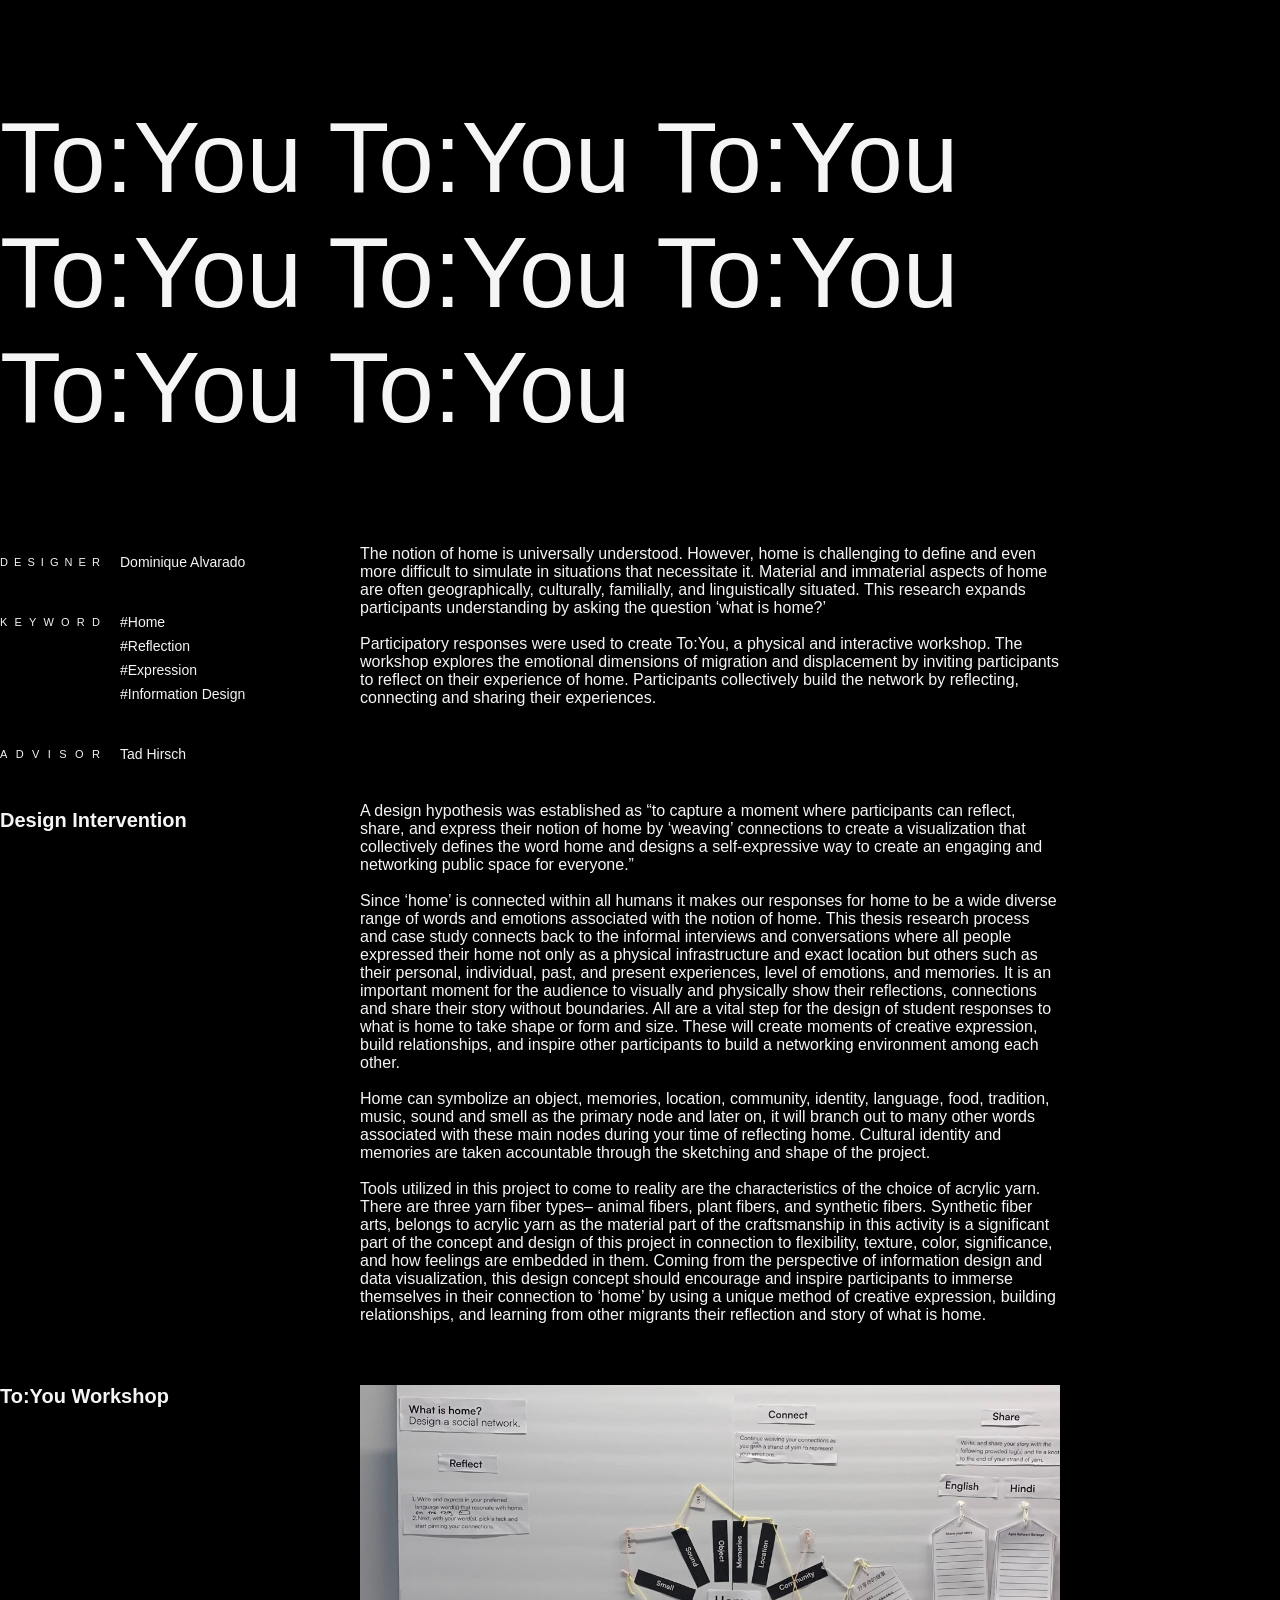
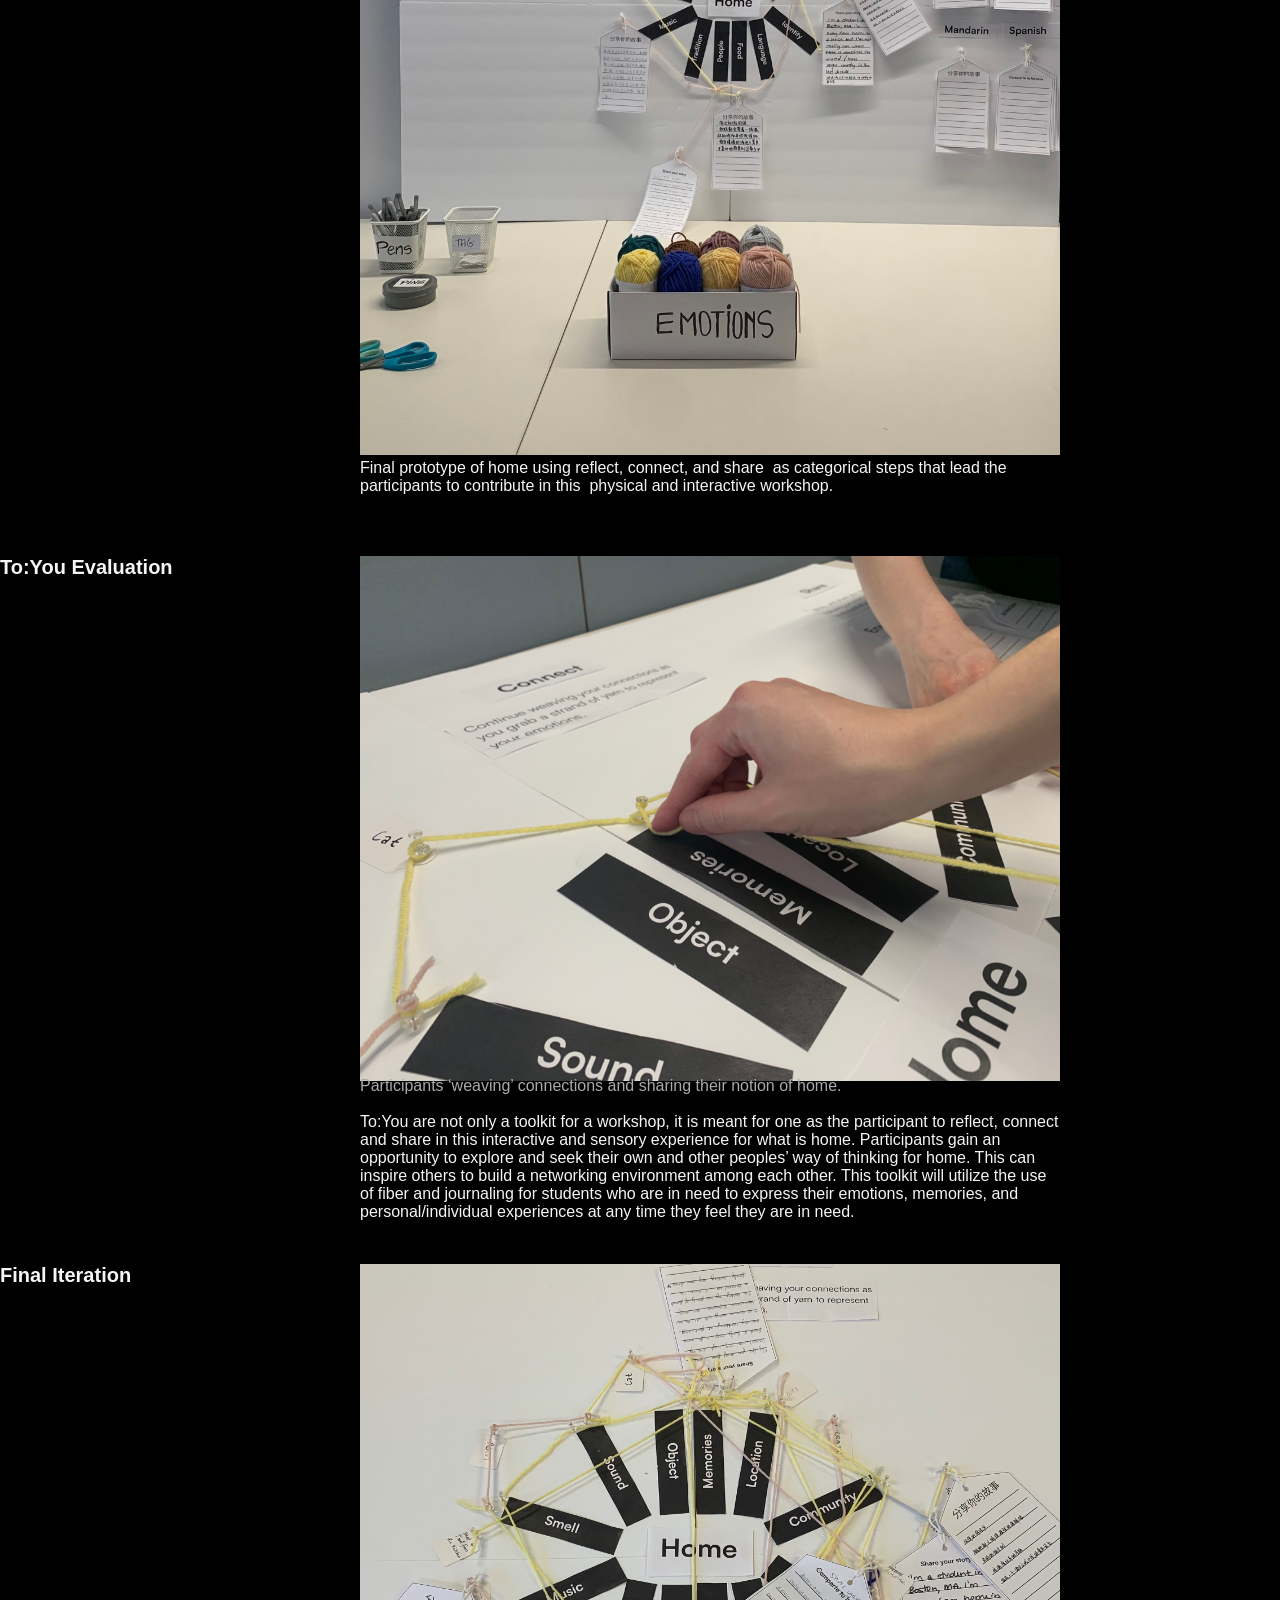
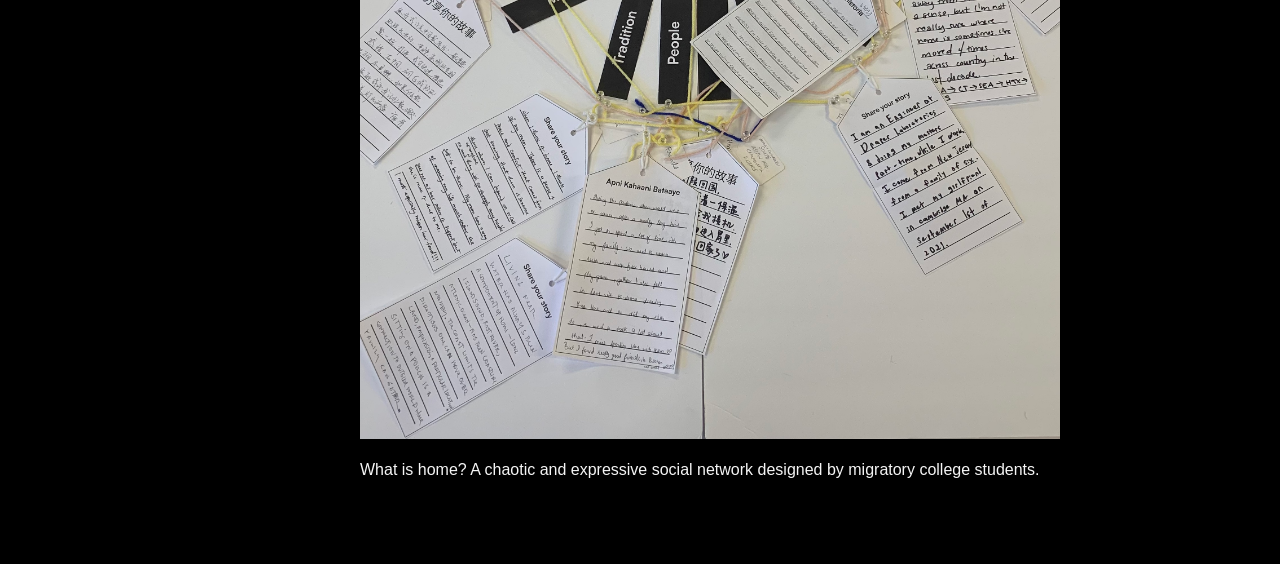
<file: Dominique/index.html>
<!DOCTYPE html>
<html lang="en">
  <head>
    <meta charset="UTF-8" />
    <meta http-equiv="X-UA-Compatible" content="IE=edge" />
    <meta name="viewport" content="width=device-width, initial-scale=1.0" />
    <title>To:You</title>
    <link href="../css/projectPage.css" rel="stylesheet" />
    <link href="../css/infoWrapper.css" rel="stylesheet" />
    <link href="domique.css" rel="stylesheet" />
    <link
      href="https://api.fontshare.com/v2/css?f[]=satoshi@1,900,700,500,301,701,300,501,401,901,400,2&display=swap"
      rel="stylesheet"
    />
    <style>
      @import url('https://fonts.cdnfonts.com/css/georgia-2?styles=33750,33752,33751,33753');
    </style>
  </head>
  <body>
    <div class="marquee">
      <span> To:You To:You To:You To:You To:You To:You To:You To:You </span>
    </div>
    <div class="container">
      <div class="left--1">
        <div class="infoWrapper">
          <div class="info-key info-key--1">DESIGNER</div>
          <div class="info info--1">
            <span>Dominique Alvarado</span>
            <!-- <span style="font-size: 14px">姜 禹汉</span> -->
          </div>
          <div class="info-key info-key--2">KEYWORD</div>
          <div class="info info--2">
            #Home<br />
            #Reflection<br />
            #Expression<br />
            #Information Design
          </div>
          <div class="info-key info-key--3">ADVISOR</div>
          <div class="info info--3">Tad Hirsch</div>
        </div>
      </div>
      <div class="mid--1">
        <p>
          The notion of home is universally understood. However, home is
          challenging to define and even more difficult to simulate in
          situations that necessitate it. Material and immaterial aspects of
          home are often geographically, culturally, familially, and
          linguistically situated. This research expands participants
          understanding by asking the question ‘what is home?’
        </p>
        <br />
        <p>
          Participatory responses were used to create To:You, a physical and
          interactive workshop. The workshop explores the emotional dimensions
          of migration and displacement by inviting participants to reflect on
          their experience of home. Participants collectively build the network
          by reflecting, connecting and sharing their experiences.
        </p>
      </div>
      <div class="right--1"></div>
      <div class="left--2 subtitle">
        <!-- <a href="#subtitle1">Why I chose this topic</a> -->
        <span>Design Intervention</span>
      </div>
      <div class="mid--2" id="subtitle1">
        <p>
          A design hypothesis was established as “to capture a moment where
          participants can reflect, share, and express their notion of home by
          ‘weaving’ connections to create a visualization that collectively
          defines the word home and designs a self-expressive way to create an
          engaging and networking public space for everyone.”
        </p>
        <br />
        <p>
          Since ‘home’ is connected within all humans it makes our responses for
          home to be a wide diverse range of words and emotions associated with
          the notion of home. This thesis research process and case study
          connects back to the informal interviews and conversations where all
          people expressed their home not only as a physical infrastructure and
          exact location but others such as their personal, individual, past,
          and present experiences, level of emotions, and memories. It is an
          important moment for the audience to visually and physically show
          their reflections, connections and share their story without
          boundaries. All are a vital step for the design of student responses
          to what is home to take shape or form and size. These will create
          moments of creative expression, build relationships, and inspire other
          participants to build a networking environment among each other.
        </p>
        <br />
        <p>
          Home can symbolize an object, memories, location, community, identity,
          language, food, tradition, music, sound and smell as the primary node
          and later on, it will branch out to many other words associated with
          these main nodes during your time of reflecting home. Cultural
          identity and memories are taken accountable through the sketching and
          shape of the project.
        </p>
        <br />
        <p>
          Tools utilized in this project to come to reality are the
          characteristics of the choice of acrylic yarn. There are three yarn
          fiber types– animal fibers, plant fibers, and synthetic fibers.
          Synthetic fiber arts, belongs to acrylic yarn as the material part of
          the craftsmanship in this activity is a significant part of the
          concept and design of this project in connection to flexibility,
          texture, color, significance, and how feelings are embedded in them.
          Coming from the perspective of information design and data
          visualization, this design concept should encourage and inspire
          participants to immerse themselves in their connection to ‘home’ by
          using a unique method of creative expression, building relationships,
          and learning from other migrants their reflection and story of what is
          home.
        </p>
        <br />
      </div>
      <div class="right--2"></div>
      <div class="left--3 subtitle">
        <!-- <a href="#subtitle2">Why use cartoon character card</a> -->
        <span>To:You Workshop</span>
      </div>
      <div class="mid--3">
        <div class="offset" id="subtitle2"></div>
        <img src="../assets/dominique/IMG_7760.jpg" alt="image" />
        <p>
          Final prototype of home using reflect, connect, and share  as
          categorical steps that lead the participants to contribute in this 
          physical and interactive workshop.
        </p>
        <br />
      </div>
      <div class="right--3"></div>
      <div class="left--4 subtitle">
        <!-- <a href="#subtitle3">How to get your exclusive card</a> -->
        <span>To:You Evaluation</span>
      </div>
      <div class="mid--4">
        <div class="offset" id="subtitle3"></div>
        <img src="../assets/dominique/IMG_7749.jpg" alt="image" />
        <figcaption>
          Participants ‘weaving’ connections and sharing their notion of home.
        </figcaption>
        <br />
        <p>
          To:You are not only a toolkit for a workshop, it is meant for one as
          the participant to reflect, connect and share in this interactive and
          sensory experience for what is home. Participants gain an opportunity
          to explore and seek their own and other peoples’ way of thinking for
          home. This can inspire others to build a networking environment among
          each other. This toolkit will utilize the use of fiber and journaling
          for students who are in need to express their emotions, memories, and
          personal/individual experiences at any time they feel they are in
          need.
        </p>
      </div>
      <div class="right--4"></div>
      <div class="left--5 subtitle">
        <!-- <a href="#subtitle3">How to get your exclusive card</a> -->
        <span>Final Iteration</span>
      </div>
      <div class="mid--5">
        <div class="offset" id="subtitle4"></div>
        <img src="../assets/dominique/IMG_7768.jpg" alt="image" />
        <br />
        <br />
        <p>
          What is home? A chaotic and expressive social network designed by
          migratory college students.
        </p>
      </div>
      <div class="right--5"></div>
      <div class=""></div>
    </div>
    <footer></footer>
    <script>
      const infokey1 = document.querySelector('.info-key--1')
      const infokey2 = document.querySelector('.info-key--2')
      const infokey3 = document.querySelector('.info-key--3')

      const splitWord = function (el) {
        return (el.innerHTML = el.innerText
          .split('')
          .map((e) => (!e.trim() ? '<div>&nbsp</div>' : `<div>${e}</div>`))
          .join(''))
      }
      splitWord(infokey1)
      splitWord(infokey2)
      splitWord(infokey3)

      const subTitle1 = document.querySelector('.left--2 ')
      const subTitle2 = document.querySelector('.left--3 ')
      const subTitle3 = document.querySelector('.left--4 ')
      const subTitle4 = document.querySelector('.left--5 ')
      const para1 = document.querySelector('#subtitle1')
      const para2 = document.querySelector('#subtitle2')
      const para3 = document.querySelector('#subtitle3')
      const para4 = document.querySelector('#subtitle4')

      const navInto = function (triggerEl, changedEl) {
        triggerEl.addEventListener('click', () => {
          changedEl.scrollIntoView({
            behavior: 'smooth',
            block: 'end',
            inline: 'center',
          })
        })
      }

      const navTo = function (triggerEl, changedEl) {
        triggerEl.addEventListener('click', () => {
          document.documentElement.scrollBy({
            top:
              changedEl.getBoundingClientRect().top -
              triggerEl.getBoundingClientRect().top,
            left: 0,
            behavior: 'smooth',
          })
        })
      }

      navTo(subTitle1, para1, 100)
      navTo(subTitle2, para2, 136)
      navTo(subTitle3, para3, 172)
      navTo(subTitle4, para4, 208)

      window.addEventListener('scroll', (e) => {
        console.log('---')
        console.log(window.scrollY)
        console.log(subTitle2.getBoundingClientRect().top)
        console.log(para2.getBoundingClientRect().top)
        console.log(getOffset(subTitle2).top)
        console.log(getOffset(para2).top)
        console.log('---')
      })

      function getOffset(el) {
        const rect = el.getBoundingClientRect()
        return {
          left: rect.left + window.scrollX,
          top: rect.top + window.scrollY,
        }
      }
    </script>
  </body>
</html>
</file>
<file: css/projectPage.css>
* {
  margin: 0;
  padding: 0;
  box-sizing: border-box;
}

body {
  margin-top: 100px;
  background-color: black;
  color: whitesmoke;
}

/* title marquess effect ------------------------------------------*/
/* inspiration: https://ryanmulligan.dev/blog/css-marquee/ */
.marquee {
  --gap: 1rem;
  display: flex;
  overflow: hidden;
  user-select: none;
  gap: var(--gap);
  font-size: 100px;
  margin-bottom: 100px;
}

.marquee__content {
  flex-shrink: 0;
  display: flex;
  justify-content: space-around;
  min-width: 100%;
  gap: var(--gap);
}

@keyframes scroll {
  from {
    transform: translateX(0);
  }
  to {
    transform: translateX(calc(-100% - var(--gap)));
  }
}

.marquee__content {
  animation: scroll 25s linear infinite;
}

.marquee--hover-pause:hover .marquee__content {
  animation-play-state: paused;
}

/* title marquess effect ------------------------------------------*/

.container {
  font-family: 'satoshi', sans-serif;
  color: whitesmoke;
  width: 1420px;
  margin-left: auto;
  margin-right: auto;
  display: grid;
  grid-template-columns: repeat(12, 100px);
  column-gap: 20px;
  row-gap: 36px;
  /* grid-template-rows: repeat(4, 1fr); */
  align-items: start;
  /* justify-content: start; */
  scroll-behavior: smooth;
}

.container a:link {
  text-decoration: none;
  color: whitesmoke;
}

.container a:visited {
  color: whitesmoke;
}

.text {
  font-size: 20px;
  font-weight: 400;
  line-height: 36px;
}

.subtitle {
  font-size: 22px;
  font-weight: 700;
  line-height: 36px;
}

.subtitle:hover {
  color: #ff7519;
  transition: 300ms;
}

.left--1 {
  /* background-color: blueviolet; */
  grid-column: 1 / 4;
  grid-row: 1;
  /* align-self: start; */
}

.mid--1 {
  /* background-color: orangered; */
  grid-column: 4 / 10;
  grid-row: 1;
}

.right--1 {
  grid-column: 10 / 12;
  grid-row: 1;
}

.left--2 {
  /* background-color: green; */
  grid-column: 1 / 4;
  grid-row: 2;

  position: sticky;
  top: 100px;
}

.mid--2 {
  /* background-color: goldenrod; */
  grid-column: 4 / 10;
  grid-row: 2;
  overflow: hidden;
}

.mid--2 img {
  margin: auto;
  width: 100%;
  /* height: 100%; */
}

.right--2 {
  grid-column: 10 / 12;
  grid-row: 2;
}

.left--3 {
  /* background-color: steelblue; */
  grid-column: 1 / 4;
  grid-row: 3;

  position: sticky;
  top: 136px;
}

.mid--3 {
  /* background-color: crimson; */
  grid-column: 4 / 10;
  grid-row: 3;
}

.right--3 {
  grid-column: 10 / 12;
  grid-row: 3;
}

.left--4 {
  /* background-color: steelblue; */
  grid-column: 1 / 4;
  grid-row: 4;
  align-self: start;

  position: sticky;
  top: 172px;
}

.mid--4 {
  /* background-color: crimson; */
  grid-column: 4 / 10;
  grid-row: 4;
}

.right--4 {
  grid-column: 10 / 12;
  grid-row: 4;
}

.left--5 {
  /* background-color: steelblue; */
  grid-column: 1 / 4;
  grid-row: 5;

  position: sticky;
  top: 208px;
}

.mid--5 {
  /* background-color: crimson; */
  grid-column: 4 / 10;
  grid-row: 5;
}

.right--5 {
  grid-column: 10 / 12;
  grid-row: 5;
}

.left--6 {
  grid-column: 1 / 4;
  grid-row: 6;

  position: sticky;
  top: 244px;
}

.mid--6 {
  grid-column: 4 / 10;
  grid-row: 6;
}

.right--6 {
  grid-column: 10 / 12;
  grid-row: 6;
}

.left--7 {
  grid-column: 1 / 4;
  grid-row: 7;

  position: sticky;
  top: 280px;
}

.mid--7 {
  grid-column: 4 / 10;
  grid-row: 7;
}

.right--7 {
  grid-column: 10 / 12;
  grid-row: 7;
}

.left--8 {
  grid-column: 1 / 4;
  grid-row: 8;

  position: sticky;
  top: 316px;
}

.mid--8 {
  grid-column: 4 / 10;
  grid-row: 8;
}

.right--8 {
  grid-column: 10 / 12;
  grid-row: 8;
}

.left--9 {
  grid-column: 1 / 4;
  grid-row: 9;

  position: sticky;
  top: 352px;
}

.mid--9 {
  grid-column: 4 / 10;
  grid-row: 9;
}

.right--9 {
  grid-column: 10 / 12;
  grid-row: 9;
}

footer {
  height: 400px;
}

img {
  margin: auto;
  width: 100%;
}

#float-left {
  margin-right: 20px;
  width: 340px;
  float: left;
}

#float-right {
  margin-left: 20px;
  width: 340px;
  float: right;
}

.offset {
  height: 7px;
}

figcaption {
  color: #aaaaaa;
  font-size: 16px;
  margin-top: -8px;
}

/* footer ------------------------------------------*/

footer {
  height: 100px;
}

.footer-sites,
.footer-icons {
  display: flex;
  gap: 20px;
}

.site > a,
.icon > a {
  color: #707070;
  transition: 0.05s linear;
  text-decoration: none;
}

.site > a:hover,
.icon > a:hover {
  color: whitesmoke;
  transition: 0.05s linear;
}

/* footer ------------------------------------------*/
</file>
<file: css/infoWrapper.css>
.infoWrapper {
  margin-top: 5px;
  font-family: 'Satoshi', sans-serif;
  color: whitesmoke;
  display: grid;
  grid-template-columns: repeat(3, 100px);
  column-gap: 20px;
  row-gap: 36px;
  /* grid-template-rows: repeat(3, 1fr); */
  align-items: start;
  /* justify-content: start; */
  line-height: 24px;
}

.info-key--1 {
  grid-column: 1;
  grid-row: 1;
}

.info--1 {
  grid-column: 2 / span2;
  grid-row: 1;
}

.info-key--2 {
  grid-column: 1;
  grid-row: 2;
}

.info--2 {
  grid-column: 2 / span2;
  grid-row: 2;
}

.info-key--3 {
  grid-column: 1;
  grid-row: 3;
}

.info--3 {
  grid-column: 2 / span2;
  grid-row: 3;
}

.info-key {
  font-size: 11px;
  font-weight: 400;
  display: flex;
  flex-flow: row nowrap;
  justify-content: space-between;
}

.info {
  font-size: 14px;
  font-weight: 400;
}
</file>
<file: Dominique/domique.css>
.marquee span {
  font-family: 'Georgia', sans-serif;
}

.subtitle {
  font-family: 'Georgia', sans-serif;
  font-weight: bold;
  font-size: 20px;
}

.subtitle > span {
  top: 0;
  transform: translate(0, -7px);
}

.offset {
  height: 7px;
}

.navigation-back {
  display: flex;
  justify-content: space-between;
  /* justify-content: flex-end; */

  align-items: center;
  grid-column: 1/3;
  grid-row: 7;
  /* width: 100%; */
  margin-top: -56px;
}

.back-icon {
  font-size: 30px;
  /* width: 50%; */
}

.back-logo {
  width: 70%;
  margin: 0;
}

.back-logo > a {
  display: flex;
  justify-content: flex-end;
}

.divider {
  grid-column: 4/-2;
  grid-row: 6;
  height: 0.01rem;
  background: #f26922;
  margin-top: 2rem;
}

footer {
  grid-column: 4/-2;
  grid-row: 7;
  color: whitesmoke;
  display: flex;
  justify-content: space-between;
  gap: 20px;
  margin-top: -15px;
  font-size: 16px;
}
</file>
